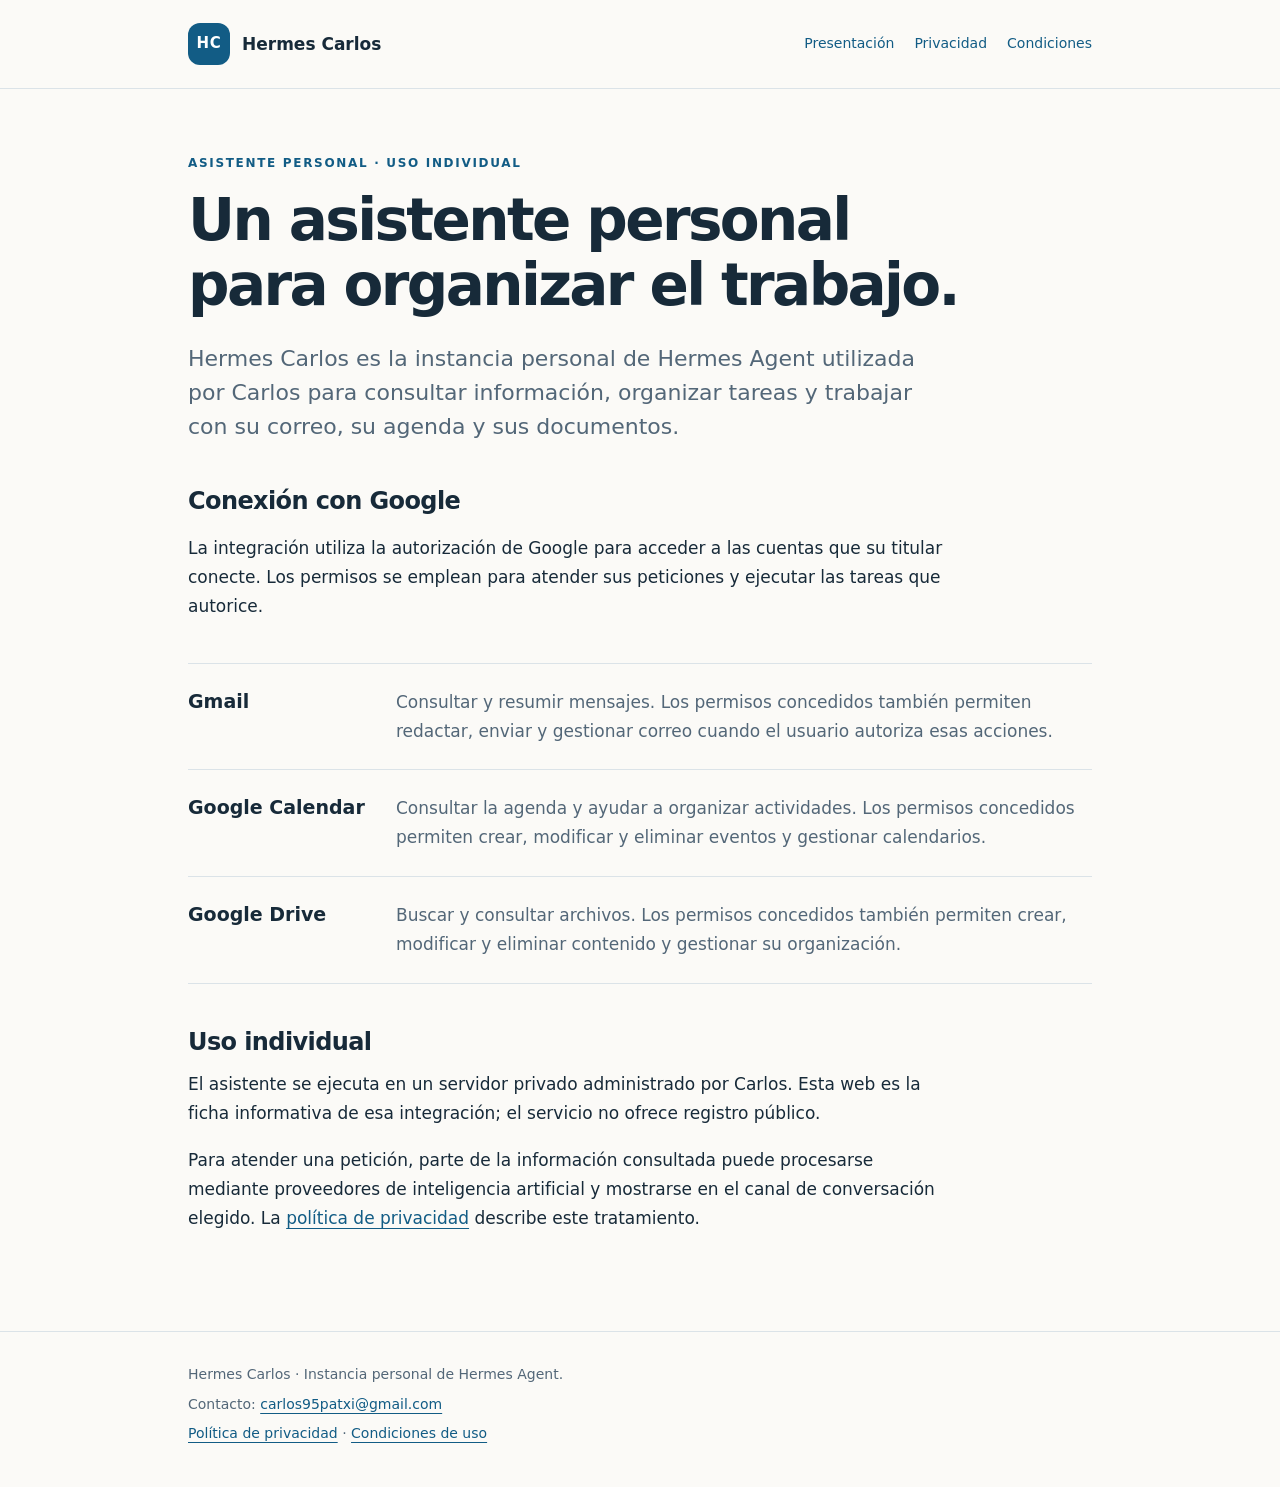
<file: index.html>
<!doctype html>
<html lang="es"><head><meta charset="utf-8"><meta name="viewport" content="width=device-width,initial-scale=1">
<meta name="description" content="Información sobre Hermes Carlos, asistente personal conectado a Gmail, Google Calendar y Google Drive.">
<title>Presentación · Hermes Carlos</title><link rel="stylesheet" href="styles.css"></head>
<body><a class="skip" href="#contenido">Ir al contenido</a>
<header><div class="wrap top"><a class="brand" href="index.html"><span class="mark" aria-hidden="true">HC</span>Hermes Carlos</a><nav class="nav" aria-label="Principal"><a href="index.html">Presentación</a><a href="privacidad.html">Privacidad</a><a href="condiciones.html">Condiciones</a></nav></div></header>
<main id="contenido"><div class="wrap"><p class="eyebrow">Asistente personal · Uso individual</p><h1>Un asistente personal<br>para organizar el trabajo.</h1>
<p class="lead">Hermes Carlos es la instancia personal de Hermes Agent utilizada por Carlos para consultar información, organizar tareas y trabajar con su correo, su agenda y sus documentos.</p>
<section aria-labelledby="google"><h2 id="google">Conexión con Google</h2>
<p class="prose">La integración utiliza la autorización de Google para acceder a las cuentas que su titular conecte. Los permisos se emplean para atender sus peticiones y ejecutar las tareas que autorice.</p>
<div class="services"><div class="service"><h3>Gmail</h3><p>Consultar y resumir mensajes. Los permisos concedidos también permiten redactar, enviar y gestionar correo cuando el usuario autoriza esas acciones.</p></div>
<div class="service"><h3>Google Calendar</h3><p>Consultar la agenda y ayudar a organizar actividades. Los permisos concedidos permiten crear, modificar y eliminar eventos y gestionar calendarios.</p></div>
<div class="service"><h3>Google Drive</h3><p>Buscar y consultar archivos. Los permisos concedidos también permiten crear, modificar y eliminar contenido y gestionar su organización.</p></div></div></section>
<section class="prose"><h2>Uso individual</h2><p>El asistente se ejecuta en un servidor privado administrado por Carlos. Esta web es la ficha informativa de esa integración; el servicio no ofrece registro público.</p><p>Para atender una petición, parte de la información consultada puede procesarse mediante proveedores de inteligencia artificial y mostrarse en el canal de conversación elegido. La <a href="privacidad.html">política de privacidad</a> describe este tratamiento.</p></section></div></main>
<footer><div class="wrap"><p>Hermes Carlos · Instancia personal de Hermes Agent.</p><p>Contacto: <a href="mailto:carlos95patxi@gmail.com">carlos95patxi@gmail.com</a></p><p><a href="privacidad.html">Política de privacidad</a> · <a href="condiciones.html">Condiciones de uso</a></p></div></footer>
</body></html>
</file>
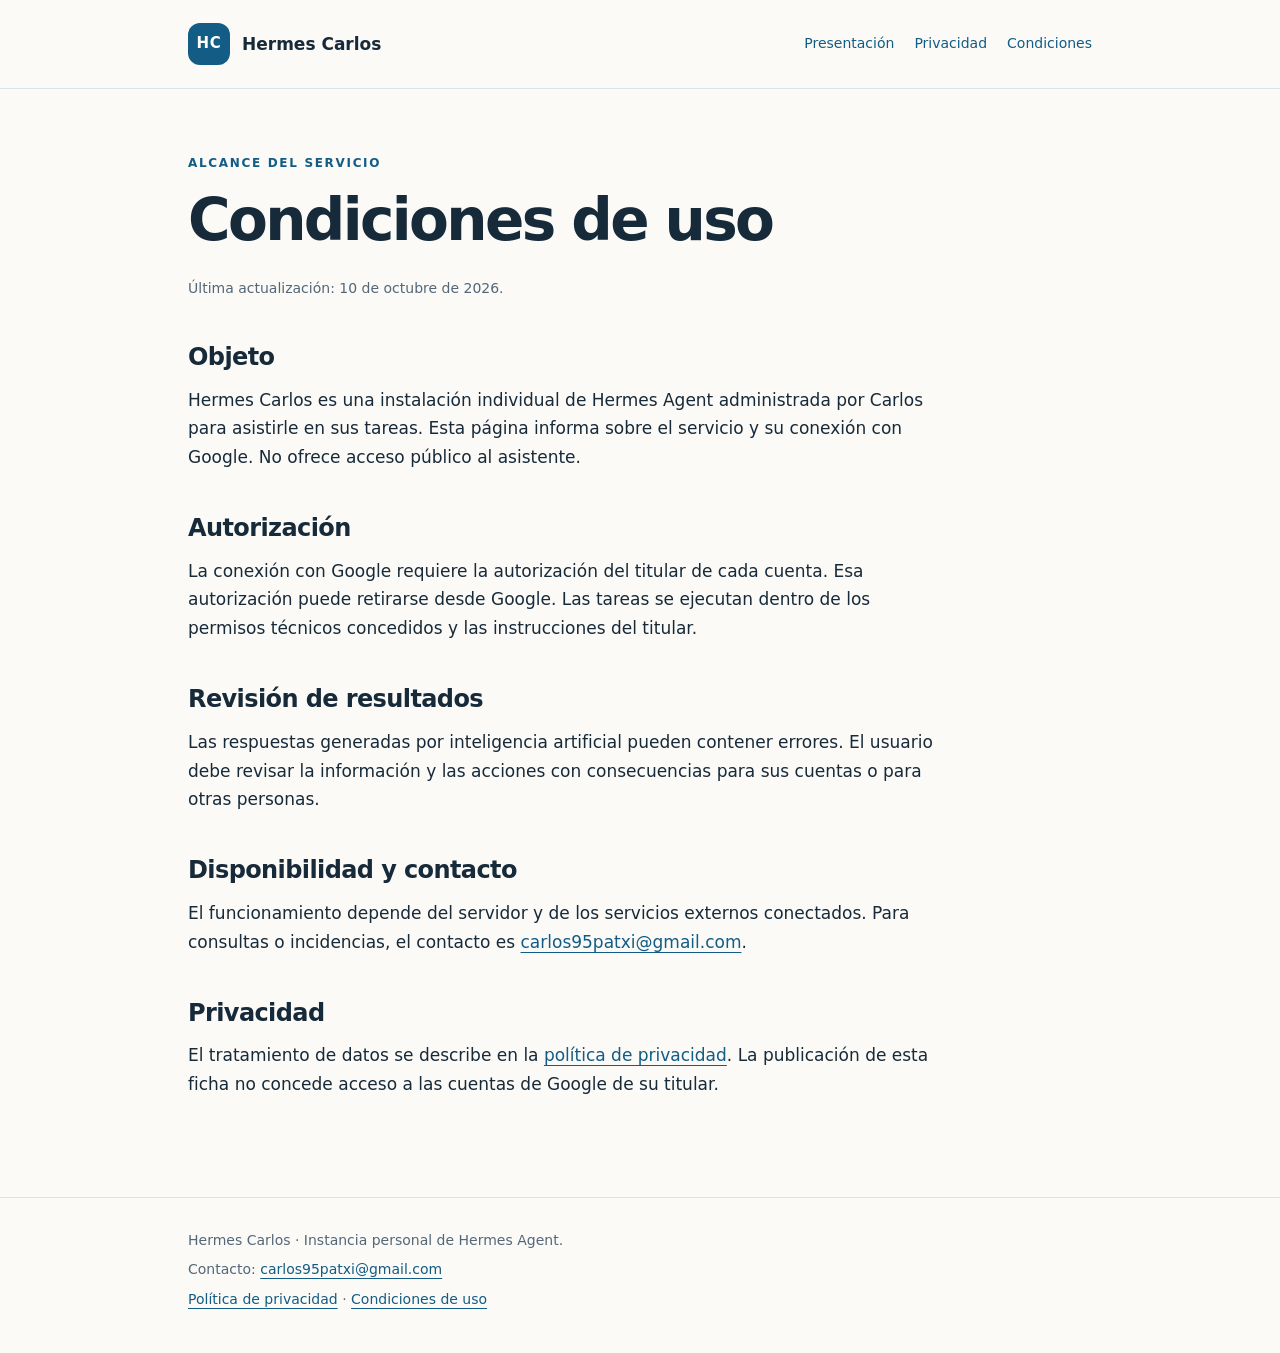
<file: condiciones.html>
<!doctype html>
<html lang="es"><head><meta charset="utf-8"><meta name="viewport" content="width=device-width,initial-scale=1">
<meta name="description" content="Información sobre Hermes Carlos, asistente personal conectado a Gmail, Google Calendar y Google Drive.">
<title>Condiciones de uso · Hermes Carlos</title><link rel="stylesheet" href="styles.css"></head>
<body><a class="skip" href="#contenido">Ir al contenido</a>
<header><div class="wrap top"><a class="brand" href="index.html"><span class="mark" aria-hidden="true">HC</span>Hermes Carlos</a><nav class="nav" aria-label="Principal"><a href="index.html">Presentación</a><a href="privacidad.html">Privacidad</a><a href="condiciones.html">Condiciones</a></nav></div></header>
<main id="contenido"><div class="wrap"><p class="eyebrow">Alcance del servicio</p><h1>Condiciones de uso</h1><p class="meta">Última actualización: 10 de octubre de 2026.</p><div class="prose">
<h2>Objeto</h2><p>Hermes Carlos es una instalación individual de Hermes Agent administrada por Carlos para asistirle en sus tareas. Esta página informa sobre el servicio y su conexión con Google. No ofrece acceso público al asistente.</p>
<h2>Autorización</h2><p>La conexión con Google requiere la autorización del titular de cada cuenta. Esa autorización puede retirarse desde Google. Las tareas se ejecutan dentro de los permisos técnicos concedidos y las instrucciones del titular.</p>
<h2>Revisión de resultados</h2><p>Las respuestas generadas por inteligencia artificial pueden contener errores. El usuario debe revisar la información y las acciones con consecuencias para sus cuentas o para otras personas.</p>
<h2>Disponibilidad y contacto</h2><p>El funcionamiento depende del servidor y de los servicios externos conectados. Para consultas o incidencias, el contacto es <a href="mailto:carlos95patxi@gmail.com">carlos95patxi@gmail.com</a>.</p>
<h2>Privacidad</h2><p>El tratamiento de datos se describe en la <a href="privacidad.html">política de privacidad</a>. La publicación de esta ficha no concede acceso a las cuentas de Google de su titular.</p></div></div></main>
<footer><div class="wrap"><p>Hermes Carlos · Instancia personal de Hermes Agent.</p><p>Contacto: <a href="mailto:carlos95patxi@gmail.com">carlos95patxi@gmail.com</a></p><p><a href="privacidad.html">Política de privacidad</a> · <a href="condiciones.html">Condiciones de uso</a></p></div></footer>
</body></html>
</file>
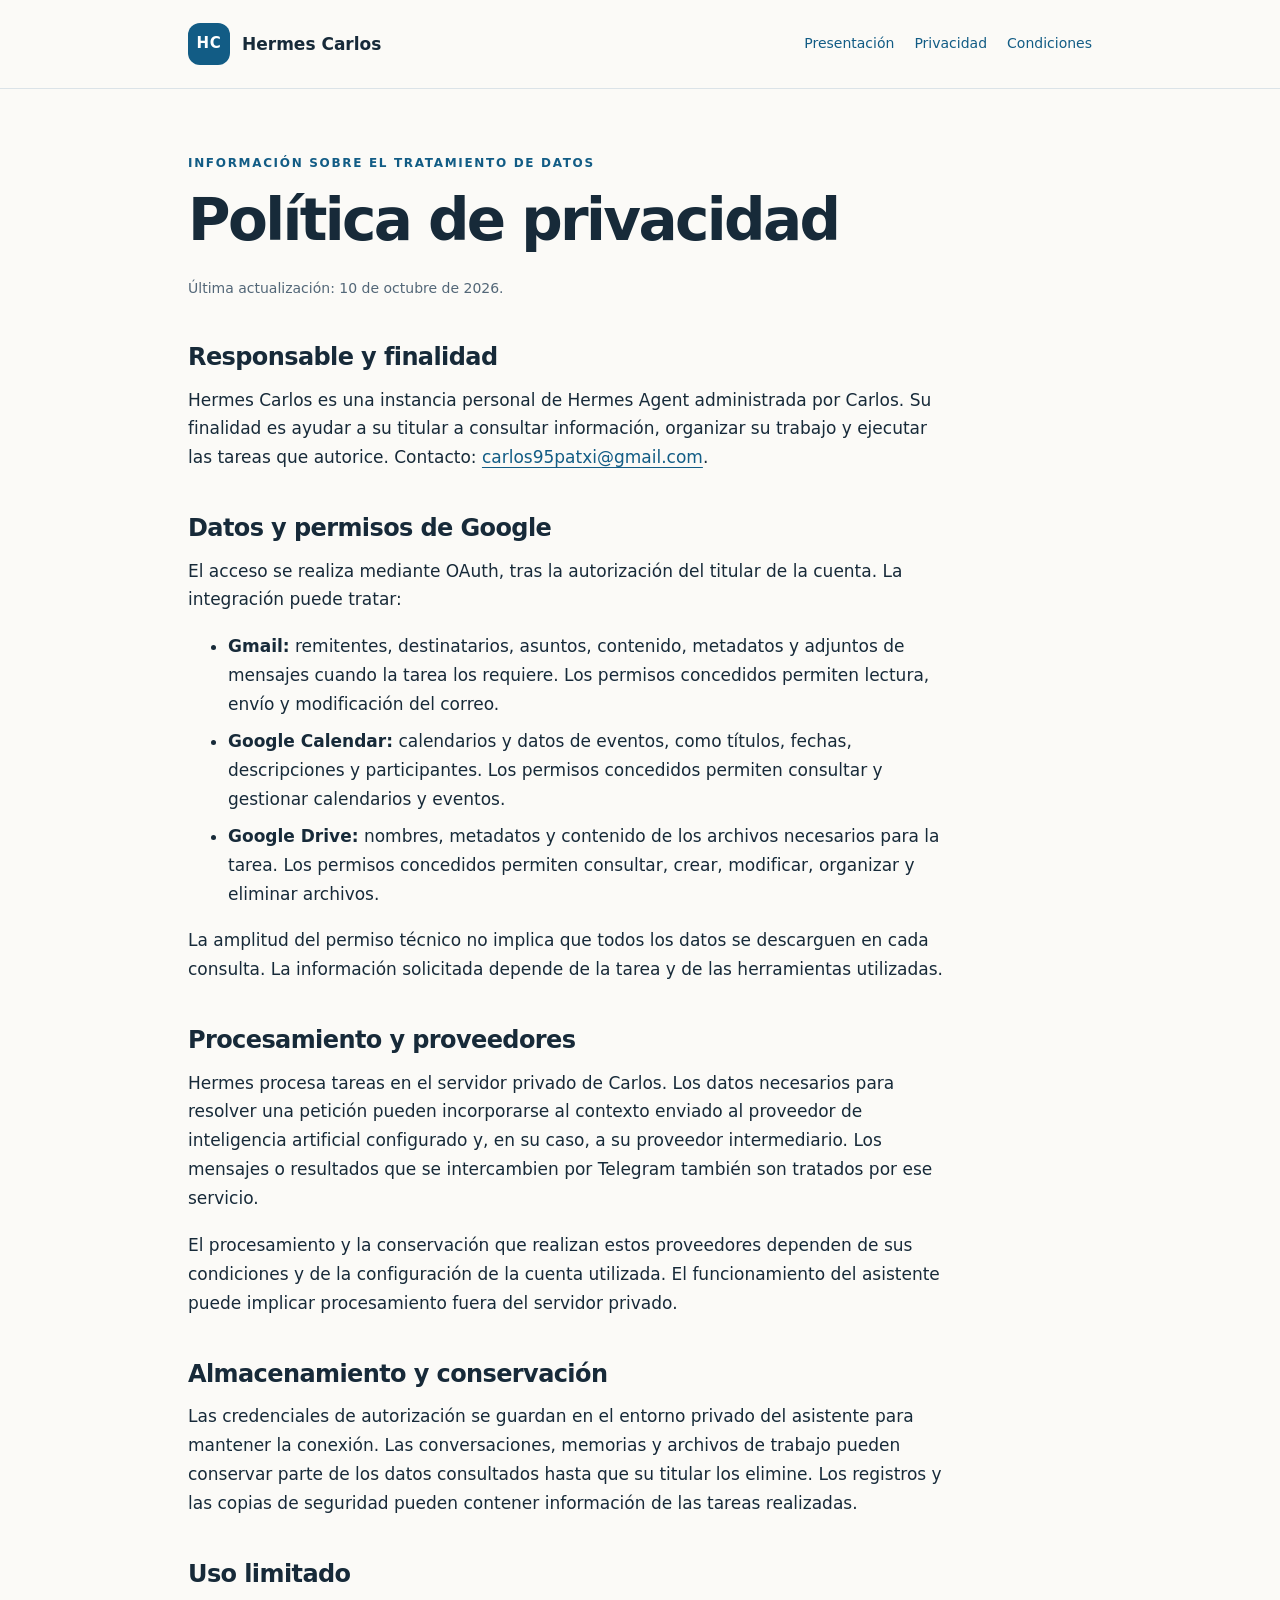
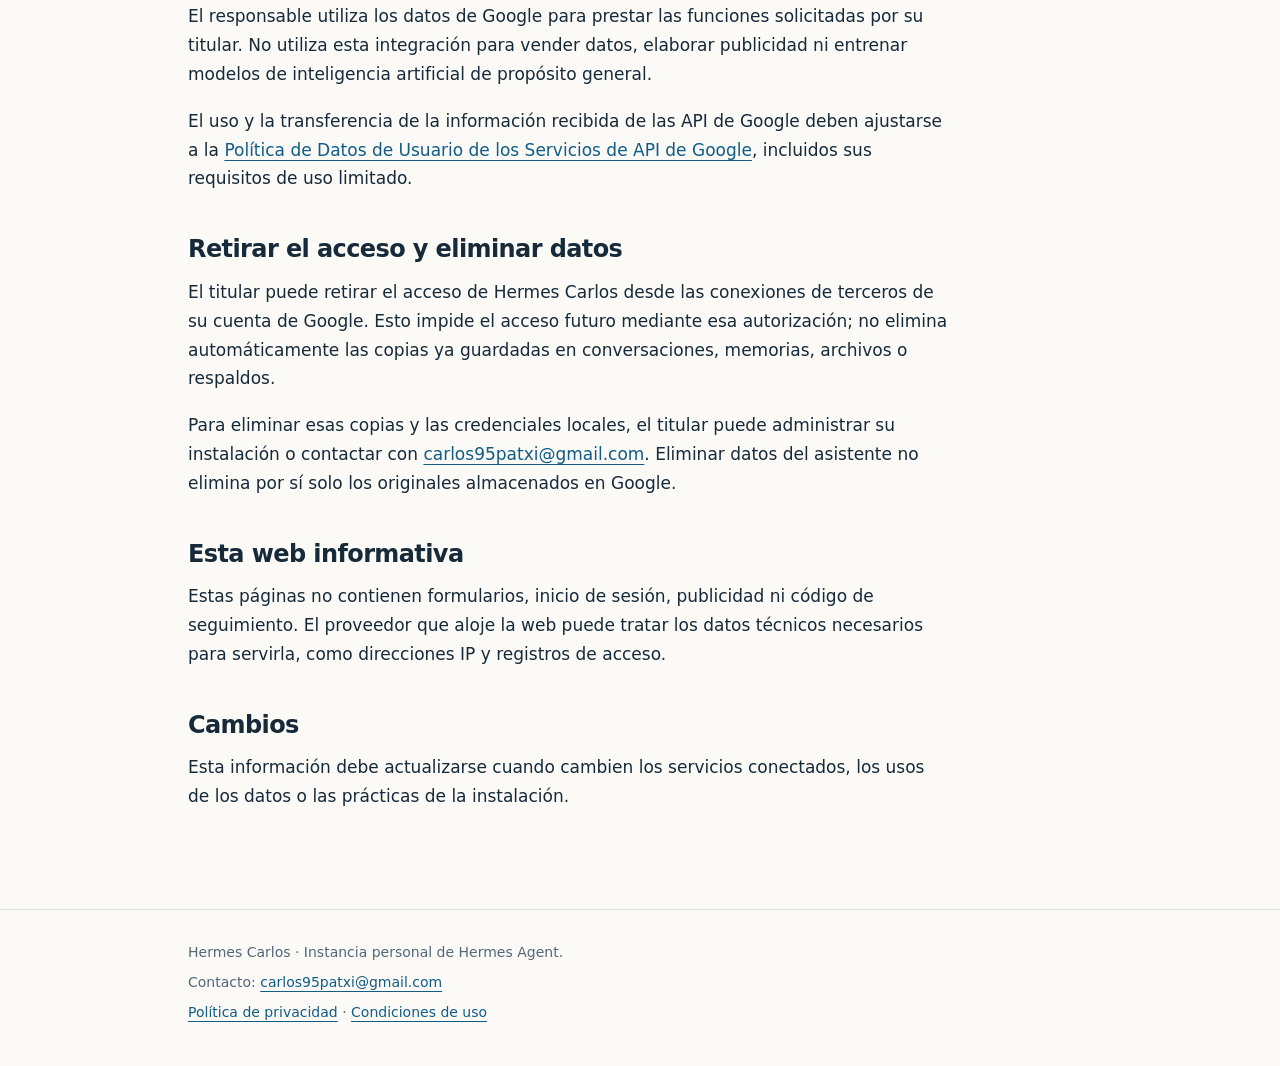
<file: privacidad.html>
<!doctype html>
<html lang="es"><head><meta charset="utf-8"><meta name="viewport" content="width=device-width,initial-scale=1">
<meta name="description" content="Información sobre Hermes Carlos, asistente personal conectado a Gmail, Google Calendar y Google Drive.">
<title>Política de privacidad · Hermes Carlos</title><link rel="stylesheet" href="styles.css"></head>
<body><a class="skip" href="#contenido">Ir al contenido</a>
<header><div class="wrap top"><a class="brand" href="index.html"><span class="mark" aria-hidden="true">HC</span>Hermes Carlos</a><nav class="nav" aria-label="Principal"><a href="index.html">Presentación</a><a href="privacidad.html">Privacidad</a><a href="condiciones.html">Condiciones</a></nav></div></header>
<main id="contenido"><div class="wrap"><p class="eyebrow">Información sobre el tratamiento de datos</p><h1>Política de privacidad</h1><p class="meta">Última actualización: 10 de octubre de 2026.</p>
<div class="prose"><h2>Responsable y finalidad</h2><p>Hermes Carlos es una instancia personal de Hermes Agent administrada por Carlos. Su finalidad es ayudar a su titular a consultar información, organizar su trabajo y ejecutar las tareas que autorice. Contacto: <a href="mailto:carlos95patxi@gmail.com">carlos95patxi@gmail.com</a>.</p>
<h2>Datos y permisos de Google</h2><p>El acceso se realiza mediante OAuth, tras la autorización del titular de la cuenta. La integración puede tratar:</p>
<ul><li><strong>Gmail:</strong> remitentes, destinatarios, asuntos, contenido, metadatos y adjuntos de mensajes cuando la tarea los requiere. Los permisos concedidos permiten lectura, envío y modificación del correo.</li>
<li><strong>Google Calendar:</strong> calendarios y datos de eventos, como títulos, fechas, descripciones y participantes. Los permisos concedidos permiten consultar y gestionar calendarios y eventos.</li>
<li><strong>Google Drive:</strong> nombres, metadatos y contenido de los archivos necesarios para la tarea. Los permisos concedidos permiten consultar, crear, modificar, organizar y eliminar archivos.</li></ul>
<p>La amplitud del permiso técnico no implica que todos los datos se descarguen en cada consulta. La información solicitada depende de la tarea y de las herramientas utilizadas.</p>
<h2>Procesamiento y proveedores</h2><p>Hermes procesa tareas en el servidor privado de Carlos. Los datos necesarios para resolver una petición pueden incorporarse al contexto enviado al proveedor de inteligencia artificial configurado y, en su caso, a su proveedor intermediario. Los mensajes o resultados que se intercambien por Telegram también son tratados por ese servicio.</p><p>El procesamiento y la conservación que realizan estos proveedores dependen de sus condiciones y de la configuración de la cuenta utilizada. El funcionamiento del asistente puede implicar procesamiento fuera del servidor privado.</p>
<h2>Almacenamiento y conservación</h2><p>Las credenciales de autorización se guardan en el entorno privado del asistente para mantener la conexión. Las conversaciones, memorias y archivos de trabajo pueden conservar parte de los datos consultados hasta que su titular los elimine. Los registros y las copias de seguridad pueden contener información de las tareas realizadas.</p>
<h2>Uso limitado</h2><p>El responsable utiliza los datos de Google para prestar las funciones solicitadas por su titular. No utiliza esta integración para vender datos, elaborar publicidad ni entrenar modelos de inteligencia artificial de propósito general.</p><p>El uso y la transferencia de la información recibida de las API de Google deben ajustarse a la <a href="https://developers.google.com/terms/api-services-user-data-policy">Política de Datos de Usuario de los Servicios de API de Google</a>, incluidos sus requisitos de uso limitado.</p>
<h2>Retirar el acceso y eliminar datos</h2><p>El titular puede retirar el acceso de Hermes Carlos desde las conexiones de terceros de su cuenta de Google. Esto impide el acceso futuro mediante esa autorización; no elimina automáticamente las copias ya guardadas en conversaciones, memorias, archivos o respaldos.</p><p>Para eliminar esas copias y las credenciales locales, el titular puede administrar su instalación o contactar con <a href="mailto:carlos95patxi@gmail.com">carlos95patxi@gmail.com</a>. Eliminar datos del asistente no elimina por sí solo los originales almacenados en Google.</p>
<h2>Esta web informativa</h2><p>Estas páginas no contienen formularios, inicio de sesión, publicidad ni código de seguimiento. El proveedor que aloje la web puede tratar los datos técnicos necesarios para servirla, como direcciones IP y registros de acceso.</p>
<h2>Cambios</h2><p>Esta información debe actualizarse cuando cambien los servicios conectados, los usos de los datos o las prácticas de la instalación.</p></div></div></main>
<footer><div class="wrap"><p>Hermes Carlos · Instancia personal de Hermes Agent.</p><p>Contacto: <a href="mailto:carlos95patxi@gmail.com">carlos95patxi@gmail.com</a></p><p><a href="privacidad.html">Política de privacidad</a> · <a href="condiciones.html">Condiciones de uso</a></p></div></footer>
</body></html>
</file>
<file: styles.css>
:root{color-scheme:light;--ink:#172a39;--muted:#536778;--line:#dbe3e8;--blue:#125c85;--paper:#fbfaf7}
*{box-sizing:border-box}body{margin:0;background:var(--paper);color:var(--ink);font:17px/1.7 system-ui,-apple-system,BlinkMacSystemFont,"Segoe UI",sans-serif}a{color:var(--blue);text-underline-offset:4px}a:hover{color:#103d57}a:focus-visible{outline:3px solid #e0a839;outline-offset:5px;border-radius:2px}.wrap{max-width:960px;padding:0 28px;margin:auto}header{border-bottom:1px solid var(--line)}.top{display:flex;align-items:center;justify-content:space-between;gap:20px;min-height:88px}.brand{font-weight:750;text-decoration:none;color:var(--ink);display:flex;align-items:center;gap:12px}.mark{display:grid;place-items:center;width:42px;height:42px;border-radius:12px;background:var(--blue);color:white;font-size:15px;letter-spacing:.04em}.nav{display:flex;flex-wrap:wrap;gap:20px;font-size:14px}.nav a{text-decoration:none}main{padding:64px 0 80px}.eyebrow{font-size:12px;letter-spacing:.14em;font-weight:700;text-transform:uppercase;color:var(--blue);margin:0 0 15px}h1{font-size:clamp(36px,6vw,58px);line-height:1.12;letter-spacing:-.045em;font-weight:650;margin:0 0 24px}h2{font-size:24px;line-height:1.35;letter-spacing:-.025em;margin:40px 0 12px}h3{font-size:19px;line-height:1.4;margin:0 0 8px}.lead{font-size:22px;line-height:1.55;color:var(--muted);max-width:740px;margin-bottom:40px}.prose{max-width:760px}.prose p,.prose ul{margin:0 0 18px}.services{border-top:1px solid var(--line);margin:42px 0}.service{display:grid;grid-template-columns:180px 1fr;gap:28px;padding:24px 0;border-bottom:1px solid var(--line)}.service p{margin:0;color:var(--muted)}.note{border-left:3px solid var(--blue);padding:18px 22px;background:#edf3f5;margin:30px 0}.meta{font-size:14px;color:var(--muted)}footer{border-top:1px solid var(--line);padding:25px 0 35px;color:var(--muted);font-size:14px}footer p{margin:6px 0}code{background:#e8eef1;padding:2px 6px;border-radius:4px;overflow-wrap:anywhere}li{margin:8px 0}.skip{position:absolute;left:12px;top:-90px;background:white;padding:8px 14px}.skip:focus{top:8px}@media(max-width:620px){.wrap{padding:0 22px}.top{align-items:flex-start;flex-direction:column;padding:22px 0;gap:12px}.nav{gap:16px}main{padding:42px 0 55px}.service{grid-template-columns:1fr;gap:3px}.lead{font-size:20px}.brand{font-size:17px}}
</file>
